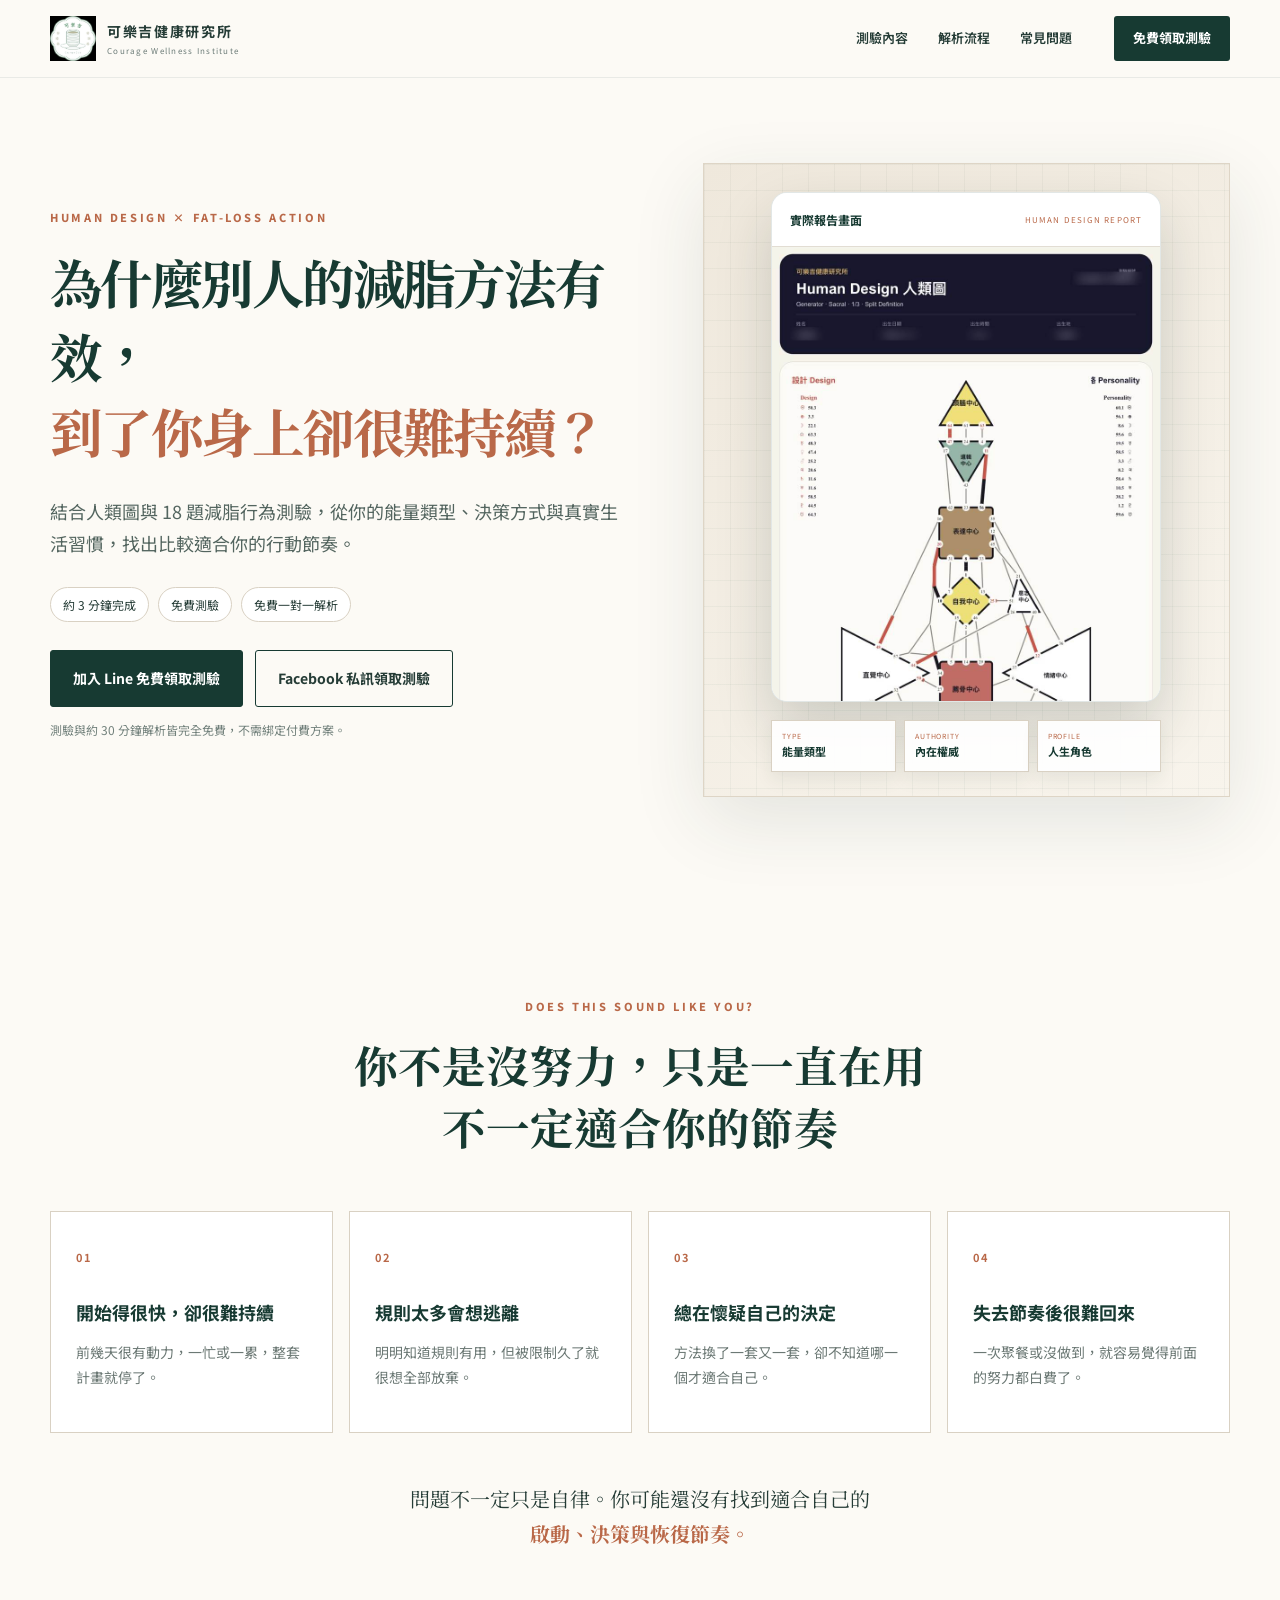
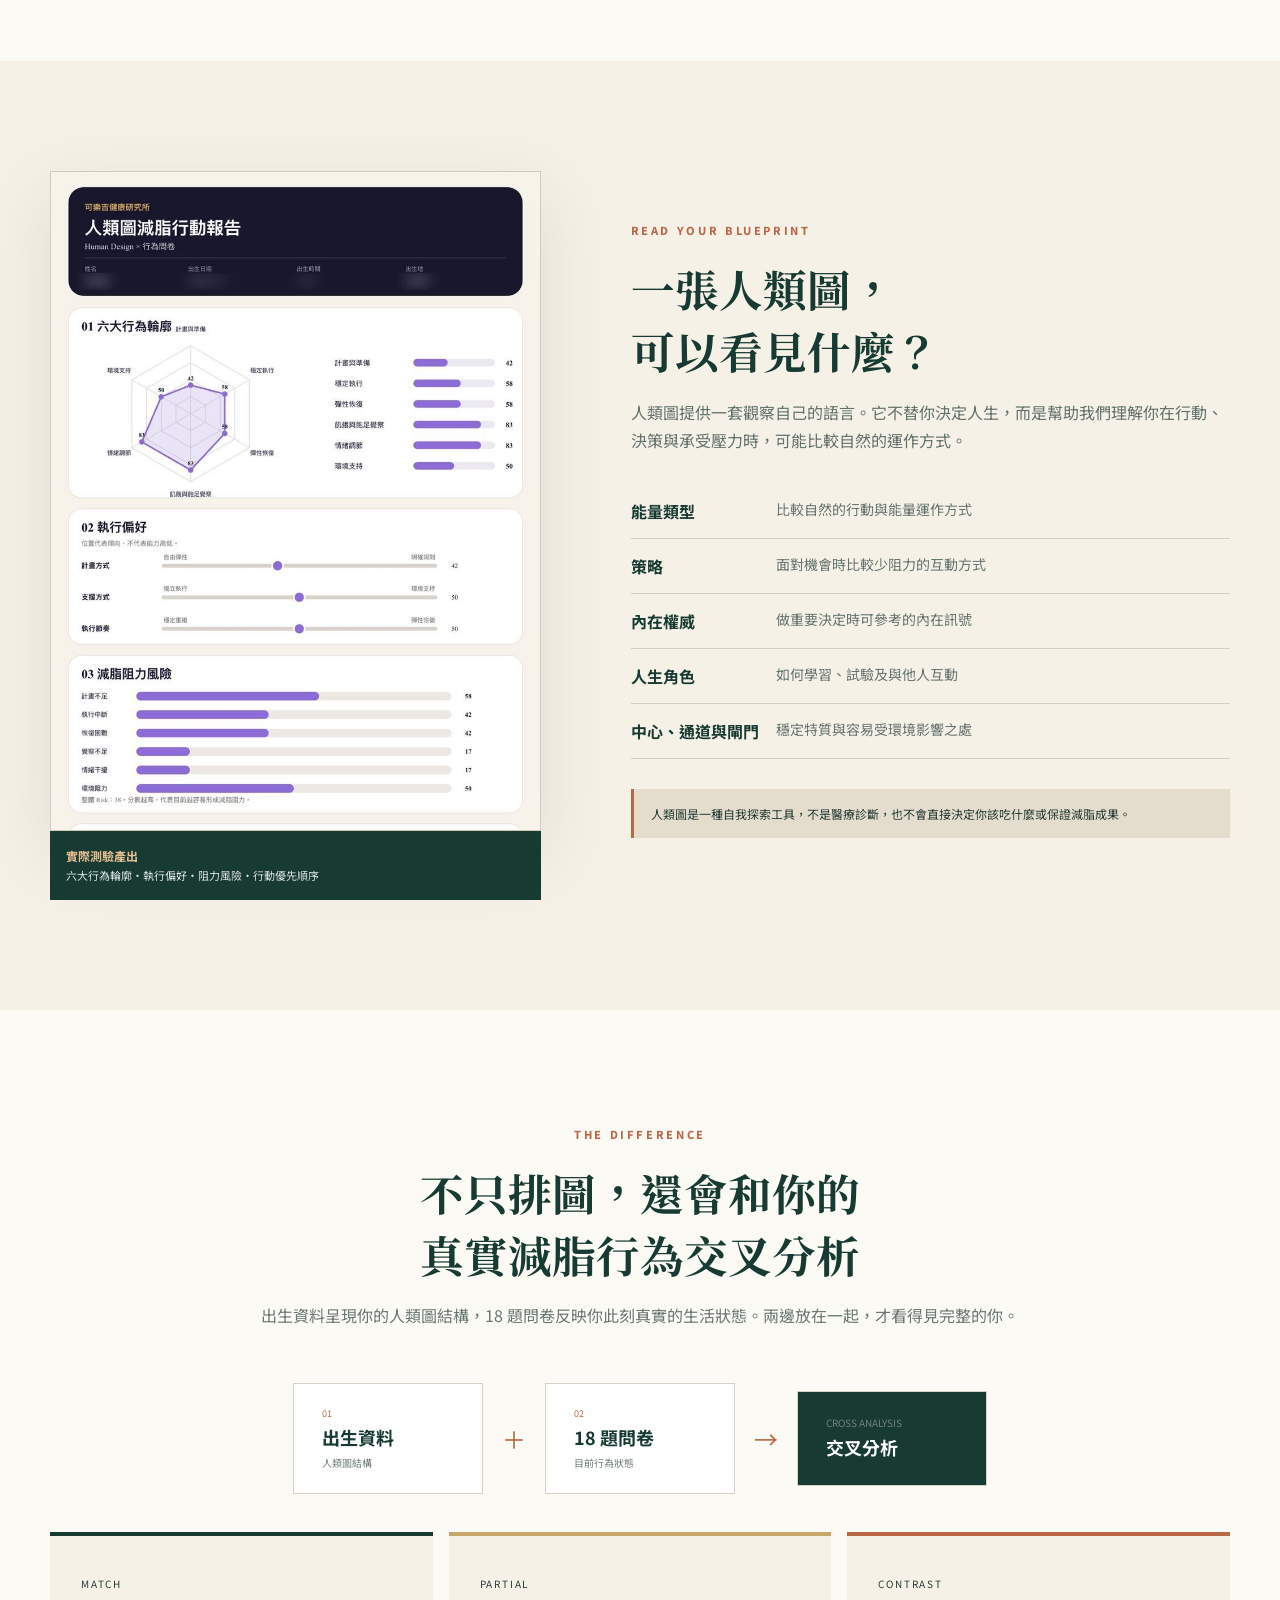
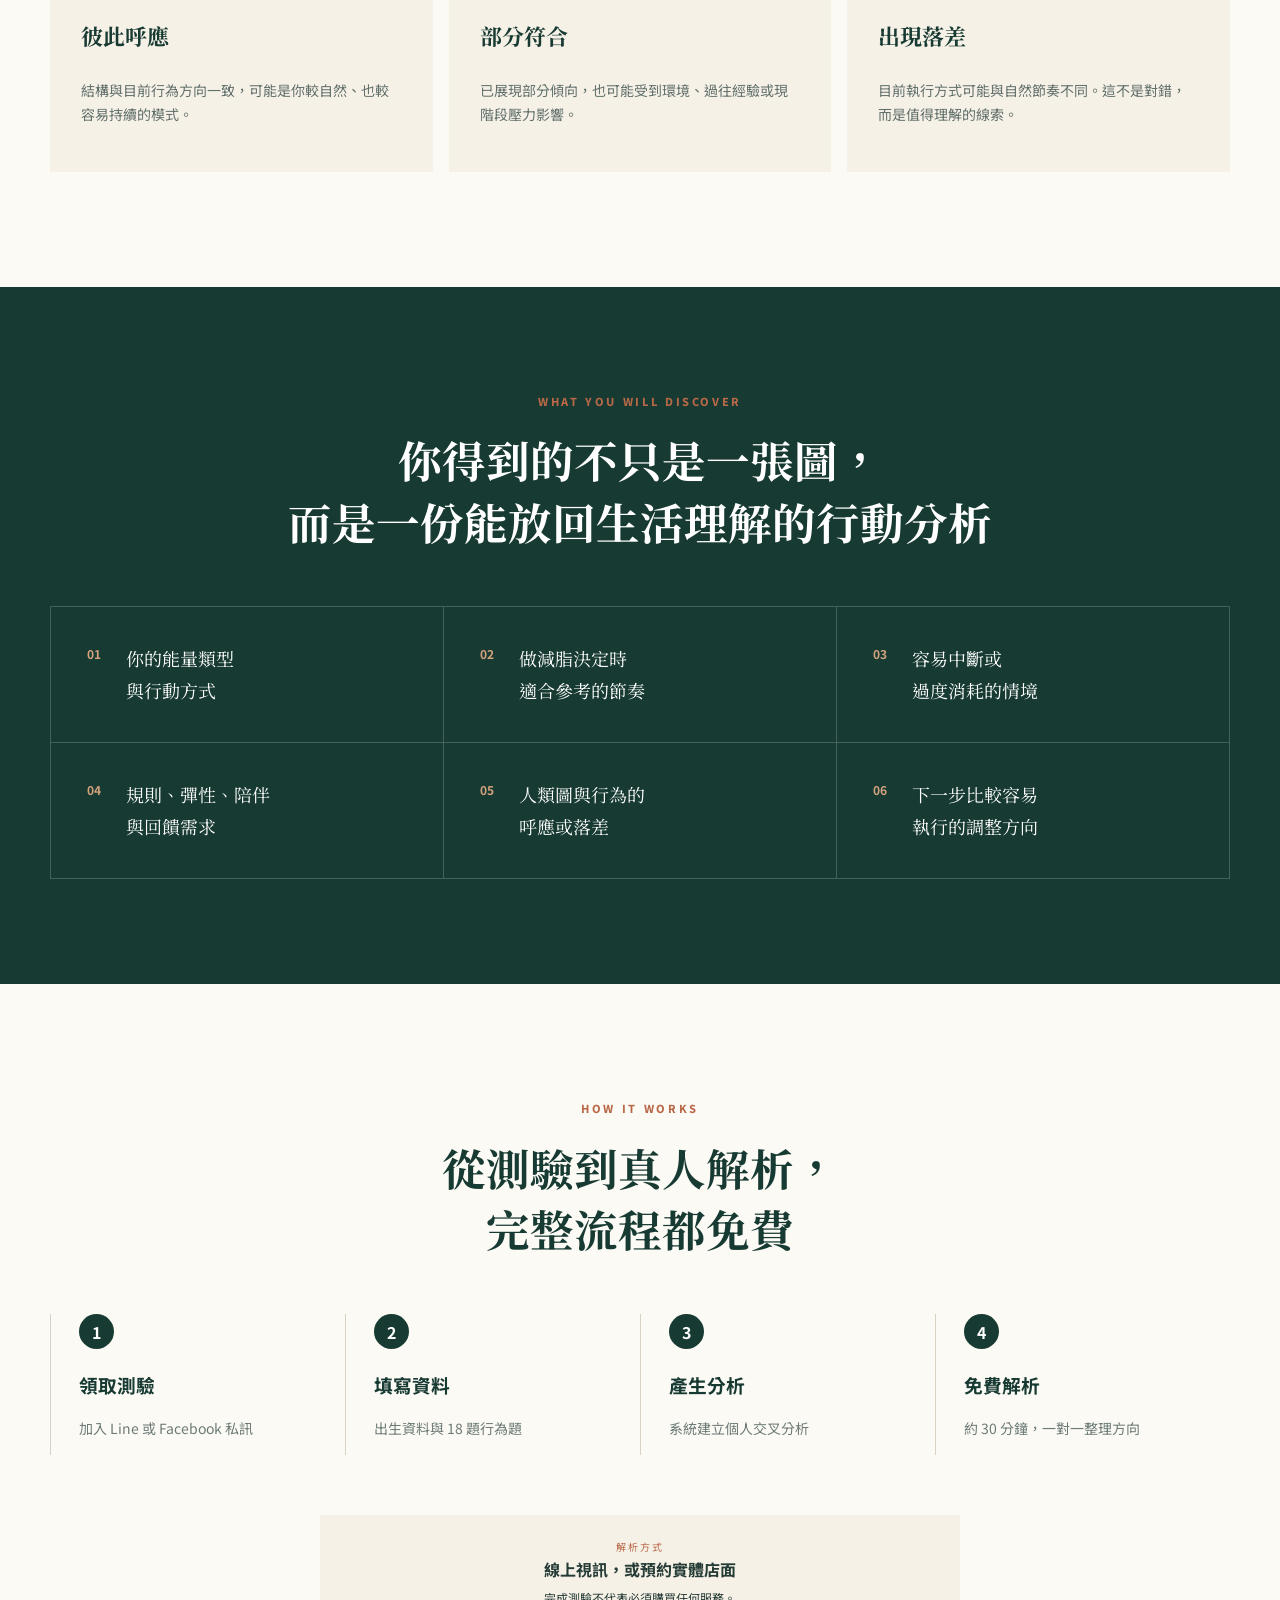
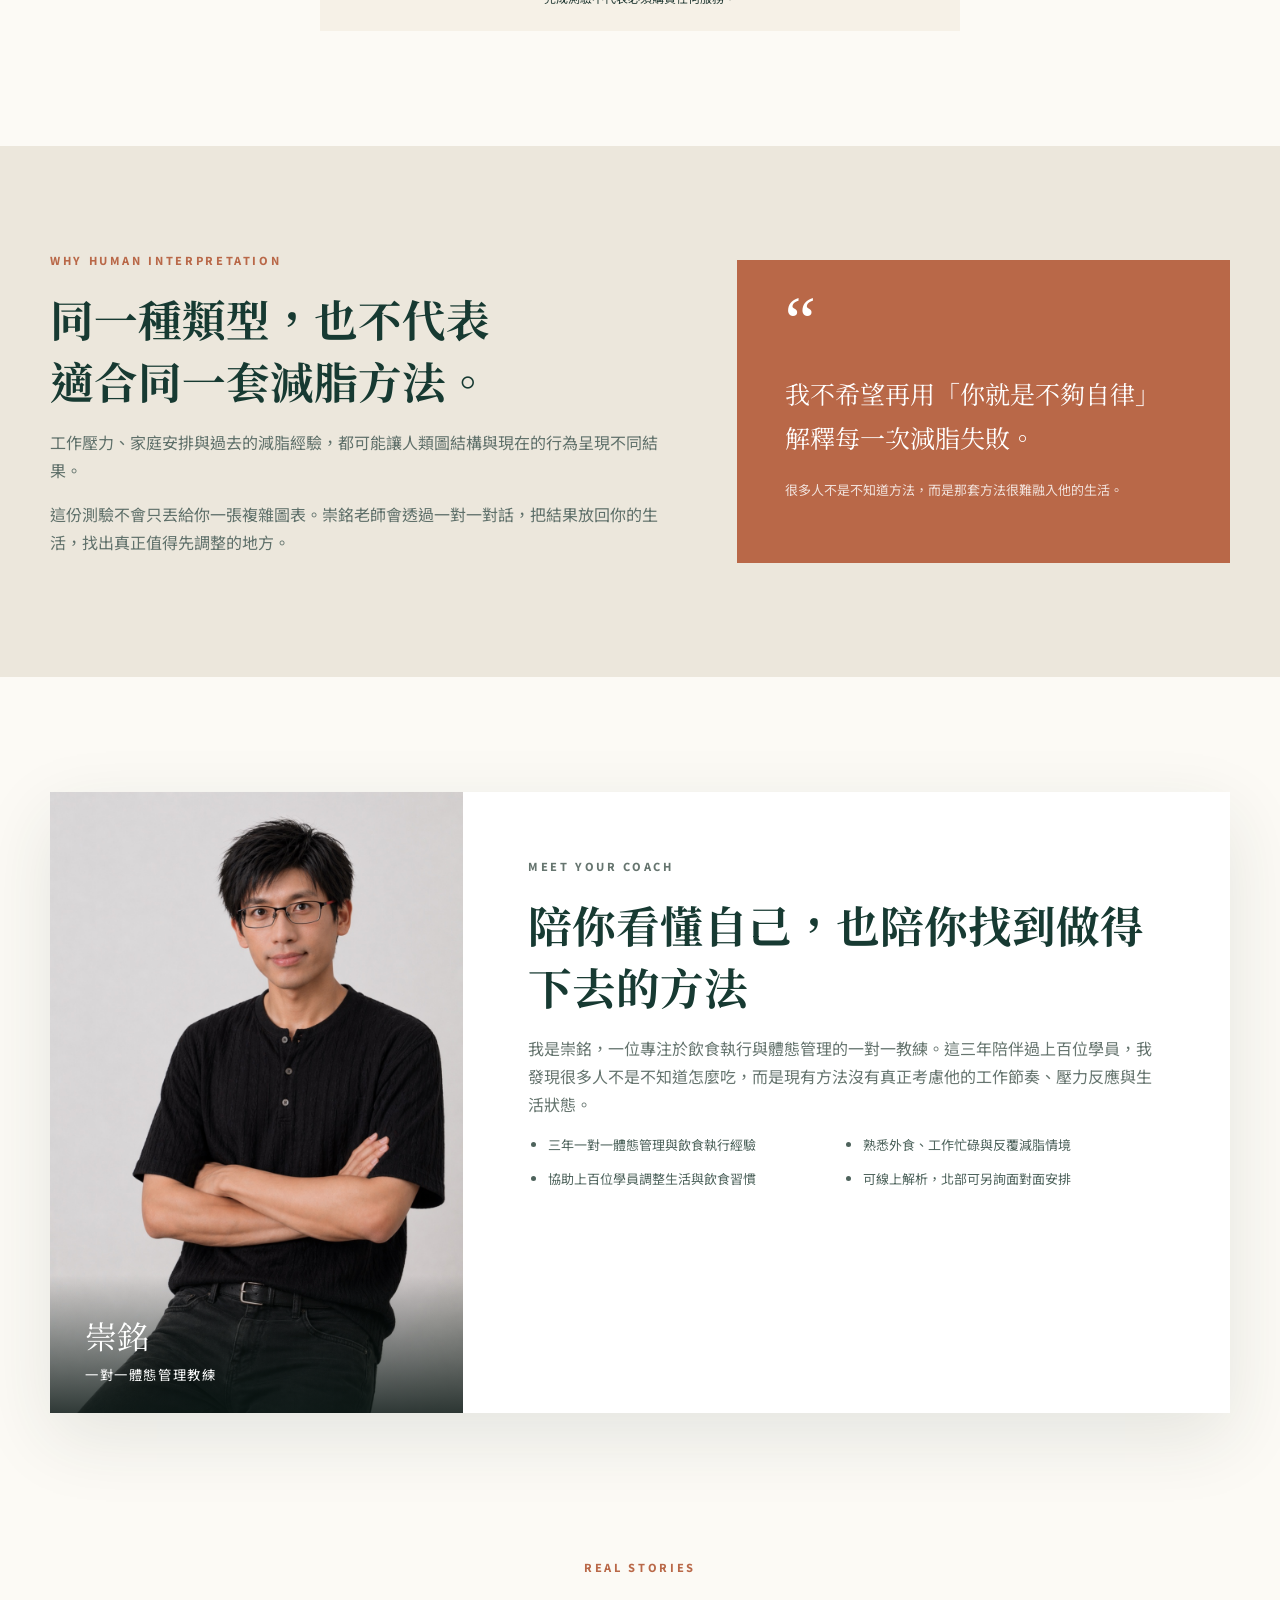
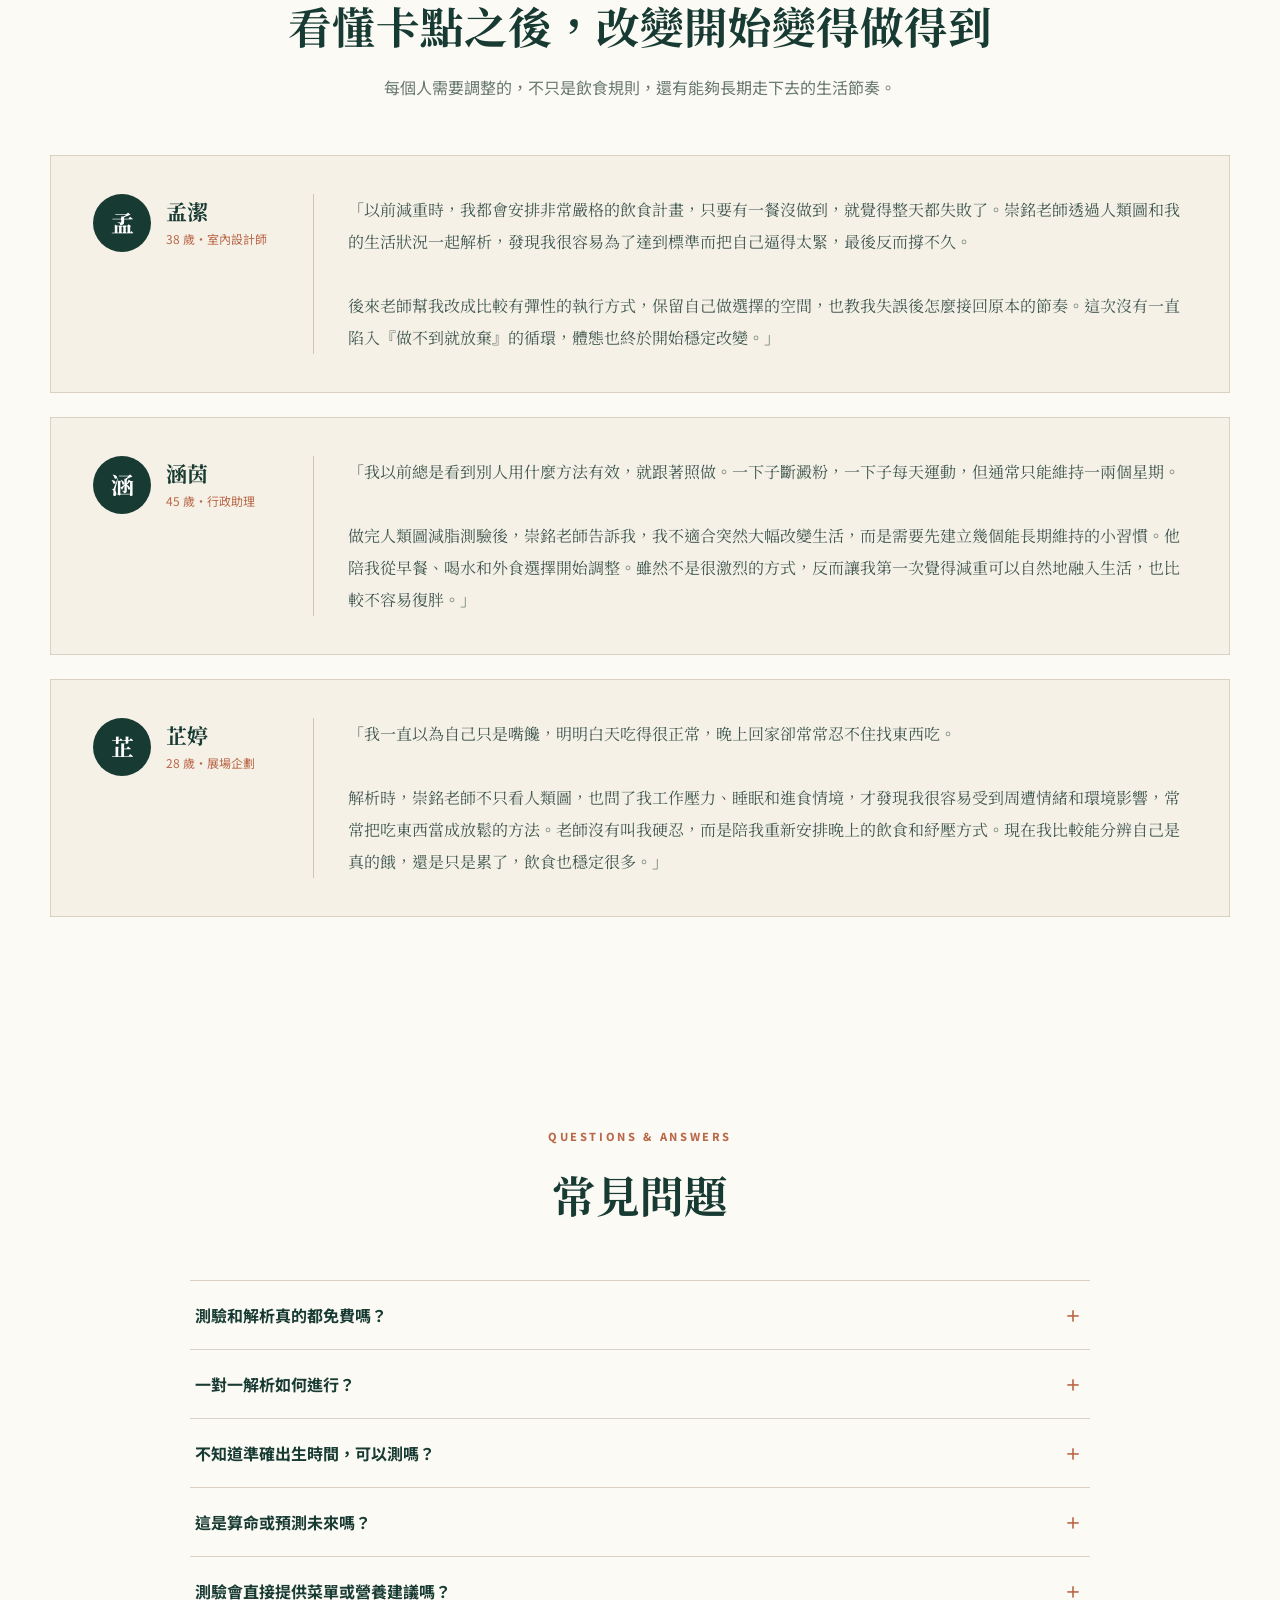
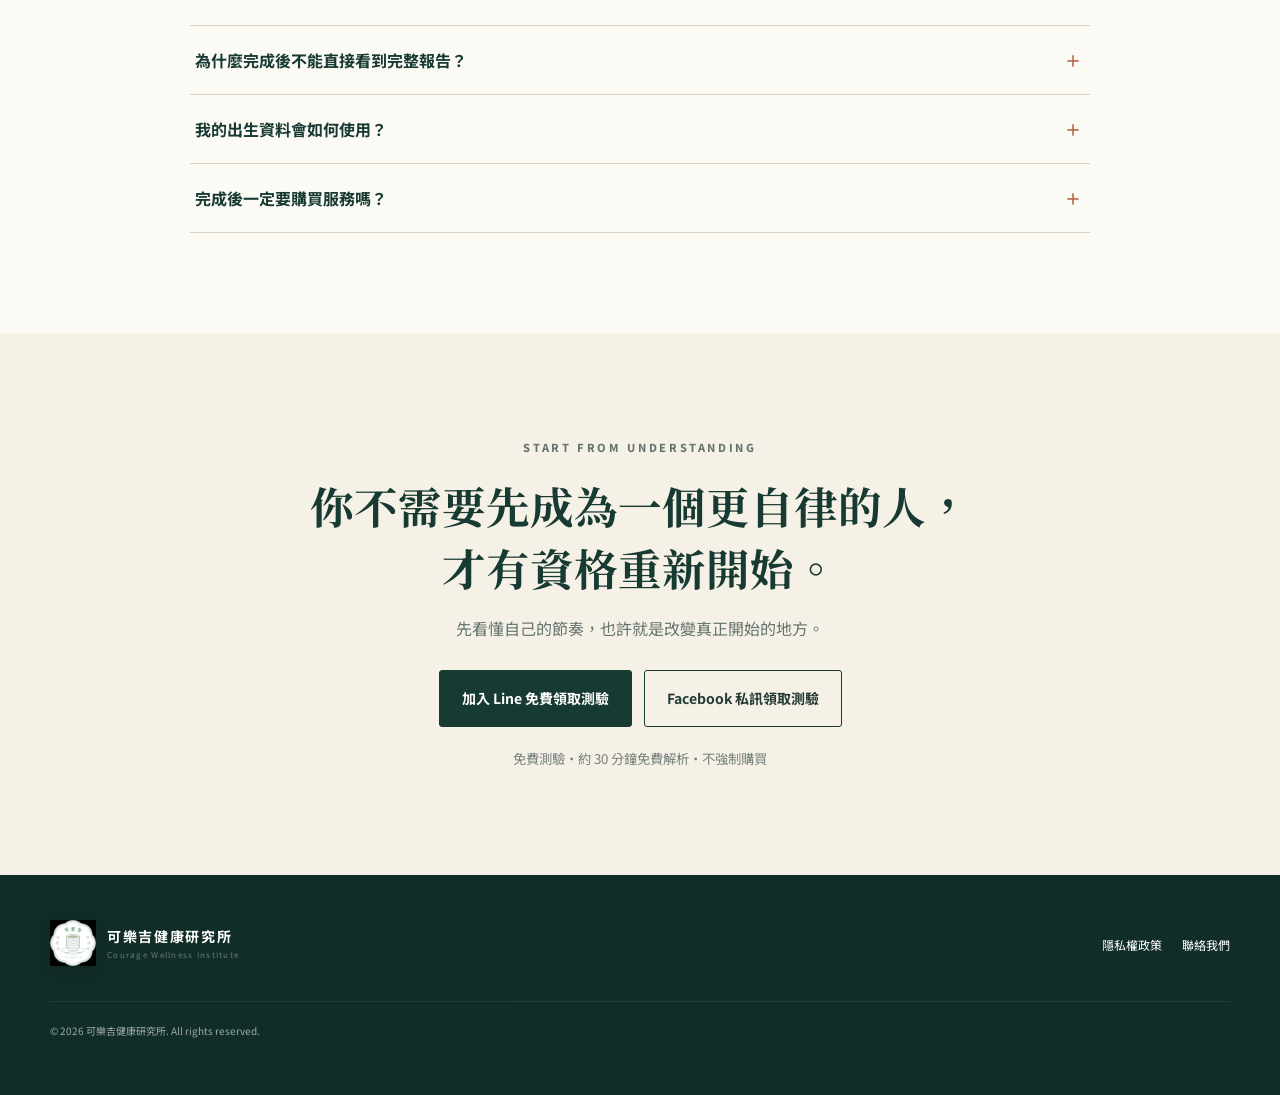
<file: index.html>
<!doctype html>
<html lang="zh-Hant">
<head>
  <meta charset="utf-8">
  <meta name="viewport" content="width=device-width, initial-scale=1">
  <meta name="description" content="結合人類圖與 18 題減脂行為測驗，免費找出更適合你的行動、決策與恢復節奏，並由崇銘老師提供約 30 分鐘一對一解析。">
  <title>免費人類圖減脂行動測驗｜可樂吉健康研究所</title>
  <link rel="preconnect" href="https://fonts.googleapis.com">
  <link rel="preconnect" href="https://fonts.gstatic.com" crossorigin>
  <link href="https://fonts.googleapis.com/css2?family=Noto+Sans+TC:wght@400;500;600;700;800&family=Noto+Serif+TC:wght@600;700&display=swap" rel="stylesheet">
  <link rel="stylesheet" href="styles.css">
  <!-- Meta Pixel Code: initialized once; CTA events are handled in script.js -->
  <script>
    !function(f,b,e,v,n,t,s){if(f.fbq)return;n=f.fbq=function(){n.callMethod?
    n.callMethod.apply(n,arguments):n.queue.push(arguments)};if(!f._fbq)f._fbq=n;
    n.push=n;n.loaded=!0;n.version='2.0';n.queue=[];t=b.createElement(e);t.async=!0;
    t.src=v;s=b.getElementsByTagName(e)[0];s.parentNode.insertBefore(t,s)}
    (window,document,'script','https://connect.facebook.net/en_US/fbevents.js');
    fbq('init','30882275768084804');fbq('track','PageView');
  </script>
</head>
<body>
  <noscript><img height="1" width="1" style="display:none" alt="" src="https://www.facebook.com/tr?id=30882275768084804&ev=PageView&noscript=1"></noscript>
  <header class="site-header">
    <a class="brand" href="#top" aria-label="回到首頁">
      <img class="brand-logo" src="assets/courage-logo.svg" alt="可樂吉健康研究所 Logo"><span><b>可樂吉健康研究所</b><small>Courage Wellness Institute</small></span>
    </a>
    <nav aria-label="主要導覽"><a href="#about">測驗內容</a><a href="#process">解析流程</a><a href="#faq">常見問題</a></nav>
    <a class="mini-cta track-lead" href="https://line.me/R/ti/p/%40572gyirr" target="_blank" rel="noopener" data-channel="line-header">免費領取測驗</a>
  </header>

  <main id="top">
    <section class="hero section-shell">
      <div class="hero-copy reveal">
        <p class="eyebrow">HUMAN DESIGN × FAT-LOSS ACTION</p>
        <h1>為什麼別人的減脂方法有效，<em>到了你身上卻很難持續？</em></h1>
        <p class="lead">結合人類圖與 18 題減脂行為測驗，從你的能量類型、決策方式與真實生活習慣，找出比較適合你的行動節奏。</p>
        <div class="chips"><span>約 3 分鐘完成</span><span>免費測驗</span><span>免費一對一解析</span></div>
        <div class="cta-row">
          <a class="button primary track-lead" href="https://line.me/R/ti/p/%40572gyirr" target="_blank" rel="noopener" data-channel="line-hero">加入 Line 免費領取測驗</a>
          <a class="button secondary track-lead" href="https://www.facebook.com/couragewellnessinstitute" target="_blank" rel="noopener" data-channel="facebook-hero">Facebook 私訊領取測驗</a>
        </div>
        <p class="fine">測驗與約 30 分鐘解析皆完全免費，不需綁定付費方案。</p>
      </div>
      <div class="report-hero reveal" aria-label="實際測驗產出的人類圖報告">
        <div class="report-window">
          <div class="report-window-head"><span>實際報告畫面</span><small>HUMAN DESIGN REPORT</small></div>
          <img src="assets/human-design-report-public.jpeg" alt="人類圖減脂行動測驗實際產出的人類圖報告" width="864" height="1536">
        </div>
        <div class="report-key" aria-label="人類圖報告重點">
          <span><small>TYPE</small><b>能量類型</b></span>
          <span><small>AUTHORITY</small><b>內在權威</b></span>
          <span><small>PROFILE</small><b>人生角色</b></span>
        </div>
      </div>
    </section>

    <section class="pain section-shell">
      <div class="section-heading reveal"><p class="eyebrow">DOES THIS SOUND LIKE YOU?</p><h2>你不是沒努力，只是一直在用<br>不一定適合你的節奏</h2></div>
      <div class="card-grid four">
        <article class="pain-card reveal"><b>01</b><h3>開始得很快，卻很難持續</h3><p>前幾天很有動力，一忙或一累，整套計畫就停了。</p></article>
        <article class="pain-card reveal"><b>02</b><h3>規則太多會想逃離</h3><p>明明知道規則有用，但被限制久了就很想全部放棄。</p></article>
        <article class="pain-card reveal"><b>03</b><h3>總在懷疑自己的決定</h3><p>方法換了一套又一套，卻不知道哪一個才適合自己。</p></article>
        <article class="pain-card reveal"><b>04</b><h3>失去節奏後很難回來</h3><p>一次聚餐或沒做到，就容易覺得前面的努力都白費了。</p></article>
      </div>
      <p class="center-note reveal">問題不一定只是自律。你可能還沒有找到適合自己的<br><strong>啟動、決策與恢復節奏。</strong></p>
    </section>

    <section id="about" class="about-section">
      <div class="section-shell split">
        <figure class="actual-report-card reveal">
          <div class="actual-report-frame">
            <img src="assets/behavior-report-public.jpeg" alt="六大行為輪廓、執行偏好、減脂阻力風險與行動優先順序的實際報告畫面" width="864" height="1536" loading="lazy">
          </div>
          <figcaption><b>實際測驗產出</b><span>六大行為輪廓・執行偏好・阻力風險・行動優先順序</span></figcaption>
        </figure>
        <div class="about-copy reveal"><p class="eyebrow">READ YOUR BLUEPRINT</p><h2>一張人類圖，<br>可以看見什麼？</h2><p>人類圖提供一套觀察自己的語言。它不替你決定人生，而是幫助我們理解你在行動、決策與承受壓力時，可能比較自然的運作方式。</p>
          <ul class="feature-list"><li><b>能量類型</b><span>比較自然的行動與能量運作方式</span></li><li><b>策略</b><span>面對機會時比較少阻力的互動方式</span></li><li><b>內在權威</b><span>做重要決定時可參考的內在訊號</span></li><li><b>人生角色</b><span>如何學習、試驗及與他人互動</span></li><li><b>中心、通道與閘門</b><span>穩定特質與容易受環境影響之處</span></li></ul>
          <p class="disclaimer">人類圖是一種自我探索工具，不是醫療診斷，也不會直接決定你該吃什麼或保證減脂成果。</p>
        </div>
      </div>
    </section>

    <section class="cross section-shell">
      <div class="section-heading reveal"><p class="eyebrow">THE DIFFERENCE</p><h2>不只排圖，還會和你的<br>真實減脂行為交叉分析</h2><p>出生資料呈現你的人類圖結構，18 題問卷反映你此刻真實的生活狀態。兩邊放在一起，才看得見完整的你。</p></div>
      <div class="cross-flow reveal"><div class="source"><span>01</span><b>出生資料</b><small>人類圖結構</small></div><div class="plus">＋</div><div class="source"><span>02</span><b>18 題問卷</b><small>目前行為狀態</small></div><div class="arrow">→</div><div class="result"><small>CROSS ANALYSIS</small><b>交叉分析</b></div></div>
      <div class="card-grid three"><article class="analysis-card match reveal"><span>MATCH</span><h3>彼此呼應</h3><p>結構與目前行為方向一致，可能是你較自然、也較容易持續的模式。</p></article><article class="analysis-card partial reveal"><span>PARTIAL</span><h3>部分符合</h3><p>已展現部分傾向，也可能受到環境、過往經驗或現階段壓力影響。</p></article><article class="analysis-card contrast reveal"><span>CONTRAST</span><h3>出現落差</h3><p>目前執行方式可能與自然節奏不同。這不是對錯，而是值得理解的線索。</p></article></div>
    </section>

    <section class="gain-section"><div class="section-shell"><div class="section-heading light reveal"><p class="eyebrow">WHAT YOU WILL DISCOVER</p><h2>你得到的不只是一張圖，<br>而是一份能放回生活理解的行動分析</h2></div><div class="gain-grid"><div><b>01</b><span>你的能量類型<br>與行動方式</span></div><div><b>02</b><span>做減脂決定時<br>適合參考的節奏</span></div><div><b>03</b><span>容易中斷或<br>過度消耗的情境</span></div><div><b>04</b><span>規則、彈性、陪伴<br>與回饋需求</span></div><div><b>05</b><span>人類圖與行為的<br>呼應或落差</span></div><div><b>06</b><span>下一步比較容易<br>執行的調整方向</span></div></div></div></section>

    <section id="process" class="process section-shell"><div class="section-heading reveal"><p class="eyebrow">HOW IT WORKS</p><h2>從測驗到真人解析，<br>完整流程都免費</h2></div><ol class="timeline"><li class="reveal"><b>1</b><h3>領取測驗</h3><p>加入 Line 或 Facebook 私訊</p></li><li class="reveal"><b>2</b><h3>填寫資料</h3><p>出生資料與 18 題行為題</p></li><li class="reveal"><b>3</b><h3>產生分析</h3><p>系統建立個人交叉分析</p></li><li class="reveal"><b>4</b><h3>免費解析</h3><p>約 30 分鐘，一對一整理方向</p></li></ol><div class="process-note reveal"><span>解析方式</span><b>線上視訊，或預約實體店面</b><p>完成測驗不代表必須購買任何服務。</p></div></section>

    <section class="human-section"><div class="section-shell human-grid"><div class="human-copy reveal"><p class="eyebrow">WHY HUMAN INTERPRETATION</p><h2>同一種類型，也不代表<br>適合同一套減脂方法。</h2><p>工作壓力、家庭安排與過去的減脂經驗，都可能讓人類圖結構與現在的行為呈現不同結果。</p><p>這份測驗不會只丟給你一張複雜圖表。崇銘老師會透過一對一對話，把結果放回你的生活，找出真正值得先調整的地方。</p></div><div class="quote-card reveal"><span>“</span><blockquote>我不希望再用「你就是不夠自律」解釋每一次減脂失敗。</blockquote><p>很多人不是不知道方法，而是那套方法很難融入他的生活。</p></div></div></section>

    <section class="coach section-shell"><div class="coach-card reveal"><div class="coach-portrait"><img src="assets/coach-chungming.svg" alt="可樂吉健康研究所崇銘老師" width="1022" height="1536" loading="lazy"><div class="coach-caption"><span>崇銘</span><small>一對一體態管理教練</small></div></div><div class="coach-copy"><p class="eyebrow">MEET YOUR COACH</p><h2>陪你看懂自己，也陪你找到做得下去的方法</h2><p>我是崇銘，一位專注於飲食執行與體態管理的一對一教練。這三年陪伴過上百位學員，我發現很多人不是不知道怎麼吃，而是現有方法沒有真正考慮他的工作節奏、壓力反應與生活狀態。</p><ul><li>三年一對一體態管理與飲食執行經驗</li><li>協助上百位學員調整生活與飲食習慣</li><li>熟悉外食、工作忙碌與反覆減脂情境</li><li>可線上解析，北部可另詢面對面安排</li></ul></div></div></section>

    <section class="testimonials section-shell">
      <div class="section-heading reveal"><p class="eyebrow">REAL STORIES</p><h2>看懂卡點之後，改變開始變得做得到</h2><p>每個人需要調整的，不只是飲食規則，還有能夠長期走下去的生活節奏。</p></div>
      <div class="testimonial-list">
        <article class="story-card reveal">
          <header><span class="story-initial">孟</span><div><h3>孟潔</h3><p>38 歲・室內設計師</p></div></header>
          <blockquote>「以前減重時，我都會安排非常嚴格的飲食計畫，只要有一餐沒做到，就覺得整天都失敗了。崇銘老師透過人類圖和我的生活狀況一起解析，發現我很容易為了達到標準而把自己逼得太緊，最後反而撐不久。<br><br>後來老師幫我改成比較有彈性的執行方式，保留自己做選擇的空間，也教我失誤後怎麼接回原本的節奏。這次沒有一直陷入『做不到就放棄』的循環，體態也終於開始穩定改變。」</blockquote>
        </article>
        <article class="story-card reveal">
          <header><span class="story-initial">涵</span><div><h3>涵茵</h3><p>45 歲・行政助理</p></div></header>
          <blockquote>「我以前總是看到別人用什麼方法有效，就跟著照做。一下子斷澱粉，一下子每天運動，但通常只能維持一兩個星期。<br><br>做完人類圖減脂測驗後，崇銘老師告訴我，我不適合突然大幅改變生活，而是需要先建立幾個能長期維持的小習慣。他陪我從早餐、喝水和外食選擇開始調整。雖然不是很激烈的方式，反而讓我第一次覺得減重可以自然地融入生活，也比較不容易復胖。」</blockquote>
        </article>
        <article class="story-card reveal">
          <header><span class="story-initial">芷</span><div><h3>芷婷</h3><p>28 歲・展場企劃</p></div></header>
          <blockquote>「我一直以為自己只是嘴饞，明明白天吃得很正常，晚上回家卻常常忍不住找東西吃。<br><br>解析時，崇銘老師不只看人類圖，也問了我工作壓力、睡眠和進食情境，才發現我很容易受到周遭情緒和環境影響，常常把吃東西當成放鬆的方法。老師沒有叫我硬忍，而是陪我重新安排晚上的飲食和紓壓方式。現在我比較能分辨自己是真的餓，還是只是累了，飲食也穩定很多。」</blockquote>
        </article>
      </div>
    </section>

    <section id="faq" class="faq section-shell"><div class="section-heading reveal"><p class="eyebrow">QUESTIONS & ANSWERS</p><h2>常見問題</h2></div><div class="faq-list">
      <details><summary>測驗和解析真的都免費嗎？</summary><p>是。測驗與約 30 分鐘的一對一解析都免費，也不需要綁定或購買付費方案。</p></details>
      <details><summary>一對一解析如何進行？</summary><p>可選擇線上視訊，或預約實體店面。實際時間會在完成測驗後與崇銘老師確認。</p></details>
      <details><summary>不知道準確出生時間，可以測嗎？</summary><p>出生時間會影響人類圖計算。如果完全不知道或只有大概範圍，請先私訊告知，崇銘老師會說明可能的影響，再決定是否適合進行。</p></details>
      <details><summary>這是算命或預測未來嗎？</summary><p>不是。測驗將人類圖作為自我探索工具，協助理解行動與決策傾向，不預測未來，也不構成醫療或營養診斷。</p></details>
      <details><summary>測驗會直接提供菜單或營養建議嗎？</summary><p>測驗重點是行動模式與需求分析，不會單憑人類圖決定你該吃什麼。若需要飲食建議，仍須結合實際健康狀況與生活條件評估。</p></details>
      <details><summary>為什麼完成後不能直接看到完整報告？</summary><p>報告包含人類圖、行為問卷與交叉分析，單看圖表容易誤解。完整內容會由崇銘老師在解析時放回你的真實生活說明。</p></details>
      <details><summary>我的出生資料會如何使用？</summary><p>資料僅用於產生人類圖、行為分析、安排解析與必要聯繫。詳情請閱讀<a href="privacy.html">隱私權政策</a>。</p></details>
      <details><summary>完成後一定要購買服務嗎？</summary><p>不用。測驗與解析本身皆免費。只有當你主動希望得到進一步飲食執行指導與陪伴時，才會依需求說明可選擇的方式。</p></details>
    </div></section>

    <section class="final-cta"><div class="section-shell reveal"><p class="eyebrow">START FROM UNDERSTANDING</p><h2>你不需要先成為一個更自律的人，<br>才有資格重新開始。</h2><p>先看懂自己的節奏，也許就是改變真正開始的地方。</p><div class="cta-row centered"><a class="button primary track-lead" href="https://line.me/R/ti/p/%40572gyirr" target="_blank" rel="noopener" data-channel="line-final">加入 Line 免費領取測驗</a><a class="button secondary track-lead" href="https://www.facebook.com/couragewellnessinstitute" target="_blank" rel="noopener" data-channel="facebook-final">Facebook 私訊領取測驗</a></div><small>免費測驗・約 30 分鐘免費解析・不強制購買</small></div></section>
  </main>
  <footer><div class="section-shell"><div class="brand footer-brand"><img class="brand-logo" src="assets/courage-logo.svg" alt="可樂吉健康研究所 Logo"><span><b>可樂吉健康研究所</b><small>Courage Wellness Institute</small></span></div><div><a href="privacy.html">隱私權政策</a><a href="mailto:b9622024@gmail.com">聯絡我們</a></div><p>© 2026 可樂吉健康研究所. All rights reserved.</p></div></footer>
  <script src="script.js" defer></script>
</body>
</html>
</file>
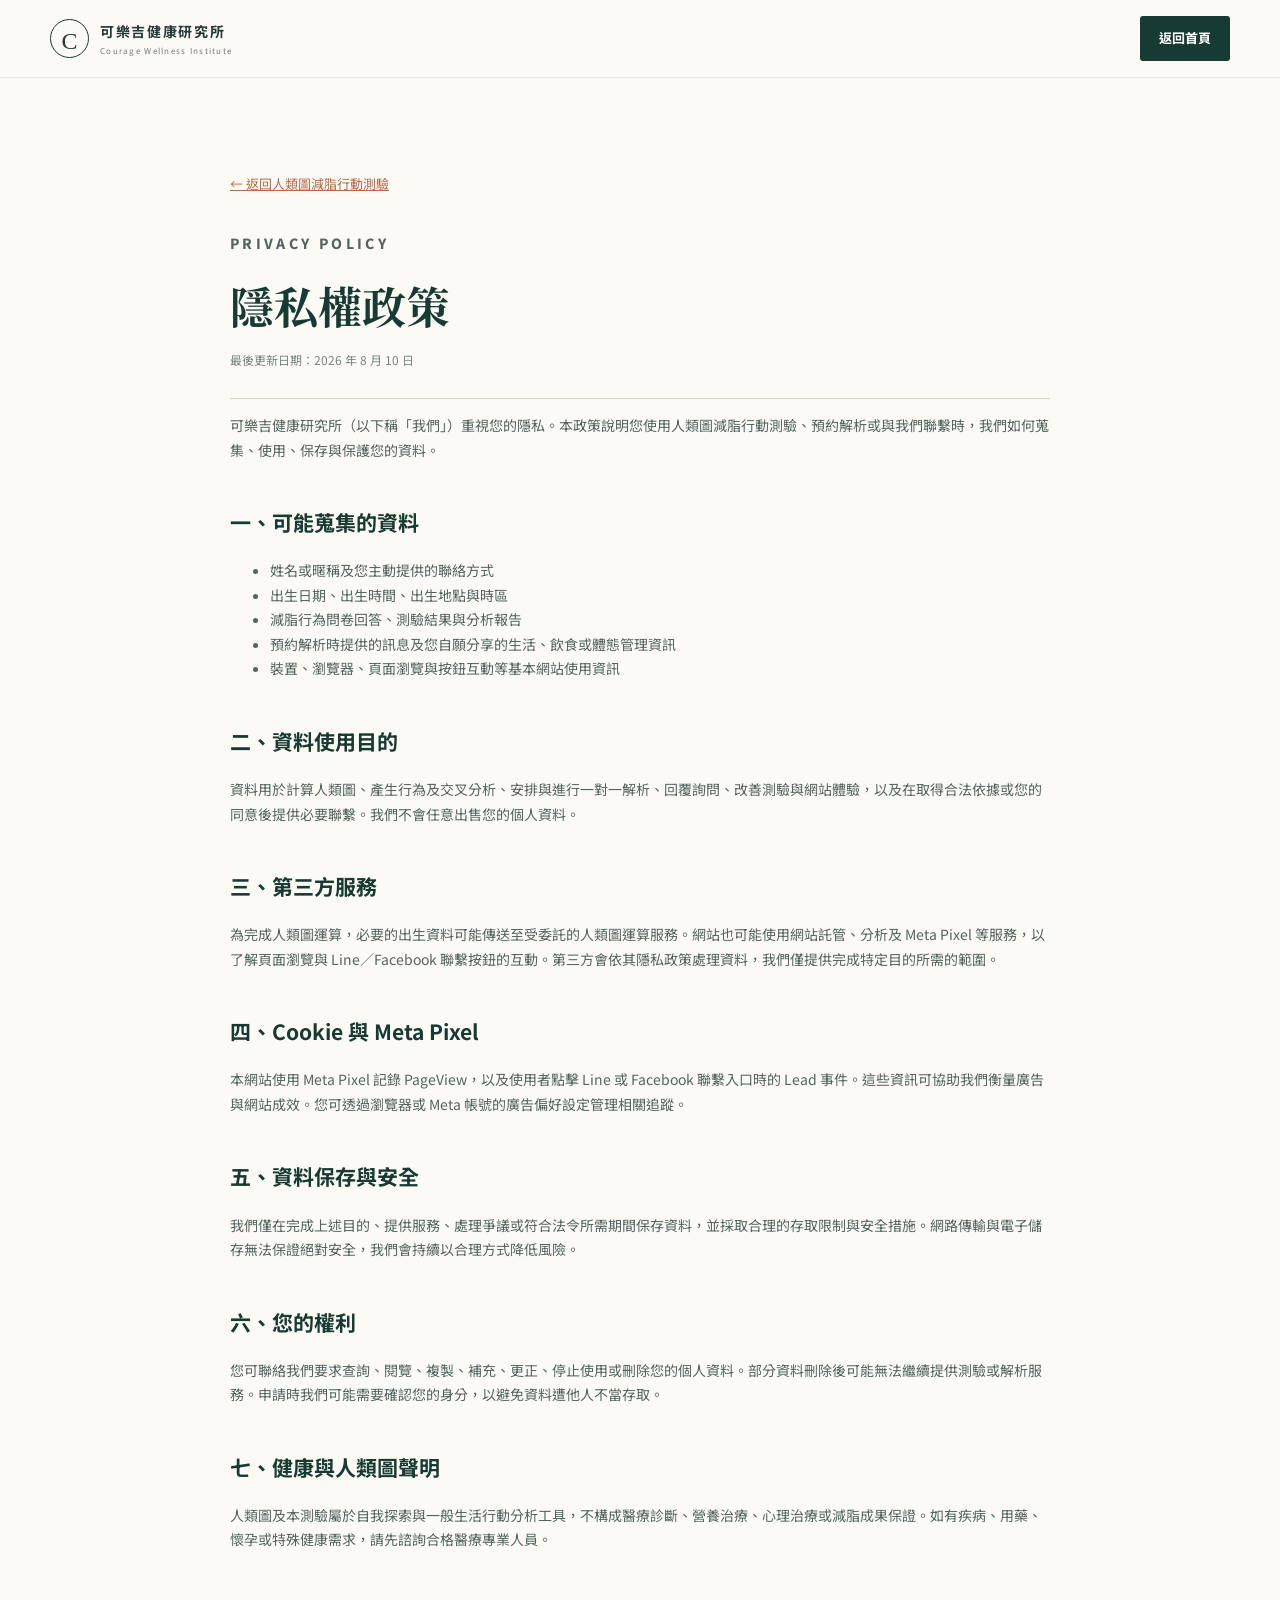
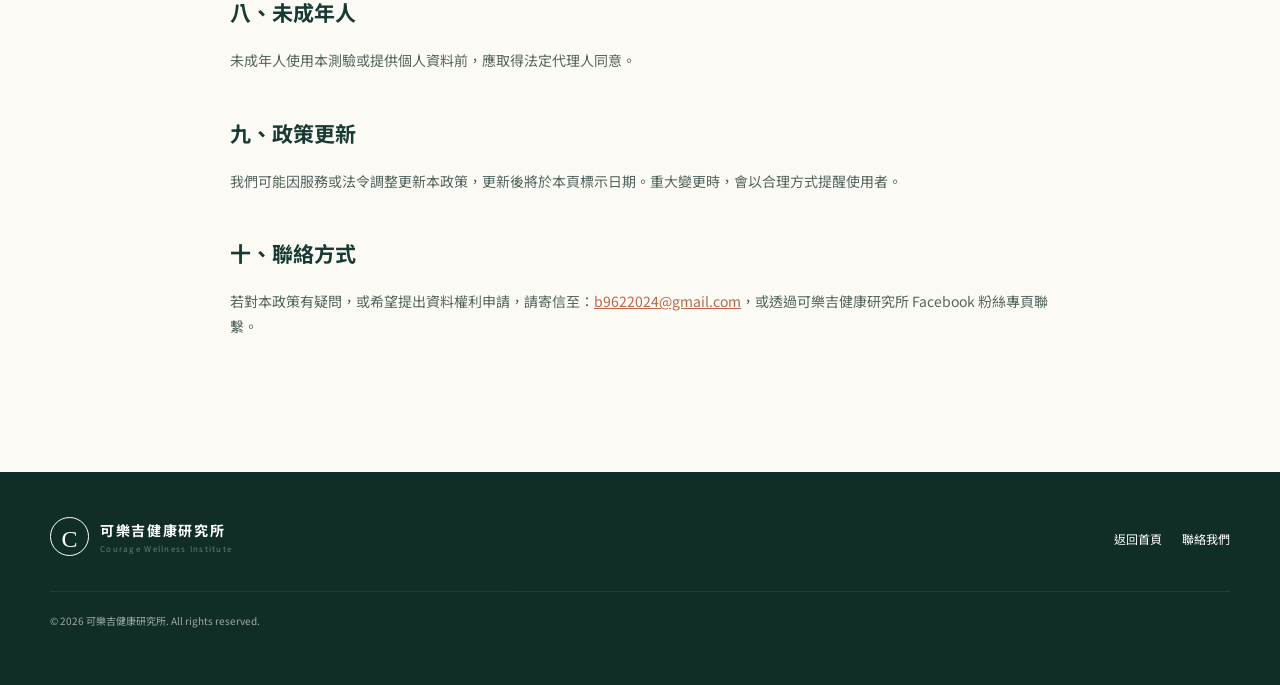
<file: privacy.html>
<!doctype html><html lang="zh-Hant"><head><meta charset="utf-8"><meta name="viewport" content="width=device-width,initial-scale=1"><meta name="robots" content="index,follow"><title>隱私權政策｜可樂吉健康研究所</title><link rel="preconnect" href="https://fonts.googleapis.com"><link rel="preconnect" href="https://fonts.gstatic.com" crossorigin><link href="https://fonts.googleapis.com/css2?family=Noto+Sans+TC:wght@400;500;700&family=Noto+Serif+TC:wght@700&display=swap" rel="stylesheet"><link rel="stylesheet" href="styles.css"><style>.policy{max-width:820px;padding:90px 0 120px}.policy h1{font:700 44px "Noto Serif TC";color:var(--ink);margin:0 0 12px}.policy .updated{font-size:12px;color:#78857f;border-bottom:1px solid var(--line);padding-bottom:28px}.policy h2{color:var(--ink);font-size:21px;margin-top:42px}.policy p,.policy li{font-size:14px;color:#53655f}.policy a{text-decoration:underline;color:var(--clay)}.back{display:inline-block;margin-bottom:35px;font-size:13px;color:var(--clay)}@media(max-width:600px){.policy{padding:55px 0 85px}.policy h1{font-size:34px}}</style></head><body><header class="site-header"><a class="brand" href="index.html"><span class="brand-mark">C</span><span><b>可樂吉健康研究所</b><small>Courage Wellness Institute</small></span></a><a class="mini-cta" href="index.html">返回首頁</a></header><main class="policy section-shell"><a class="back" href="index.html">← 返回人類圖減脂行動測驗</a><p class="eyebrow">PRIVACY POLICY</p><h1>隱私權政策</h1><p class="updated">最後更新日期：2026 年 8 月 10 日</p><p>可樂吉健康研究所（以下稱「我們」）重視您的隱私。本政策說明您使用人類圖減脂行動測驗、預約解析或與我們聯繫時，我們如何蒐集、使用、保存與保護您的資料。</p><h2>一、可能蒐集的資料</h2><ul><li>姓名或暱稱及您主動提供的聯絡方式</li><li>出生日期、出生時間、出生地點與時區</li><li>減脂行為問卷回答、測驗結果與分析報告</li><li>預約解析時提供的訊息及您自願分享的生活、飲食或體態管理資訊</li><li>裝置、瀏覽器、頁面瀏覽與按鈕互動等基本網站使用資訊</li></ul><h2>二、資料使用目的</h2><p>資料用於計算人類圖、產生行為及交叉分析、安排與進行一對一解析、回覆詢問、改善測驗與網站體驗，以及在取得合法依據或您的同意後提供必要聯繫。我們不會任意出售您的個人資料。</p><h2>三、第三方服務</h2><p>為完成人類圖運算，必要的出生資料可能傳送至受委託的人類圖運算服務。網站也可能使用網站託管、分析及 Meta Pixel 等服務，以了解頁面瀏覽與 Line／Facebook 聯繫按鈕的互動。第三方會依其隱私政策處理資料，我們僅提供完成特定目的所需的範圍。</p><h2>四、Cookie 與 Meta Pixel</h2><p>本網站使用 Meta Pixel 記錄 PageView，以及使用者點擊 Line 或 Facebook 聯繫入口時的 Lead 事件。這些資訊可協助我們衡量廣告與網站成效。您可透過瀏覽器或 Meta 帳號的廣告偏好設定管理相關追蹤。</p><h2>五、資料保存與安全</h2><p>我們僅在完成上述目的、提供服務、處理爭議或符合法令所需期間保存資料，並採取合理的存取限制與安全措施。網路傳輸與電子儲存無法保證絕對安全，我們會持續以合理方式降低風險。</p><h2>六、您的權利</h2><p>您可聯絡我們要求查詢、閱覽、複製、補充、更正、停止使用或刪除您的個人資料。部分資料刪除後可能無法繼續提供測驗或解析服務。申請時我們可能需要確認您的身分，以避免資料遭他人不當存取。</p><h2>七、健康與人類圖聲明</h2><p>人類圖及本測驗屬於自我探索與一般生活行動分析工具，不構成醫療診斷、營養治療、心理治療或減脂成果保證。如有疾病、用藥、懷孕或特殊健康需求，請先諮詢合格醫療專業人員。</p><h2>八、未成年人</h2><p>未成年人使用本測驗或提供個人資料前，應取得法定代理人同意。</p><h2>九、政策更新</h2><p>我們可能因服務或法令調整更新本政策，更新後將於本頁標示日期。重大變更時，會以合理方式提醒使用者。</p><h2>十、聯絡方式</h2><p>若對本政策有疑問，或希望提出資料權利申請，請寄信至：<a href="mailto:b9622024@gmail.com">b9622024@gmail.com</a>，或透過可樂吉健康研究所 Facebook 粉絲專頁聯繫。</p></main><footer><div class="section-shell"><div class="brand footer-brand"><span class="brand-mark">C</span><span><b>可樂吉健康研究所</b><small>Courage Wellness Institute</small></span></div><div><a href="index.html">返回首頁</a><a href="mailto:b9622024@gmail.com">聯絡我們</a></div><p>© 2026 可樂吉健康研究所. All rights reserved.</p></div></footer></body></html>
</file>
<file: styles.css>
:root{--ink:#173a32;--ink2:#284c43;--paper:#f6f1e7;--cream:#fcfaf5;--clay:#b96848;--gold:#c7a86a;--blue:#76929a;--line:#d9d1c3;--white:#fff;--shadow:0 24px 70px rgba(32,55,47,.11)}*{box-sizing:border-box}html{scroll-behavior:smooth}body{margin:0;color:#253c36;background:var(--cream);font-family:"Noto Sans TC",sans-serif;line-height:1.75}a{color:inherit;text-decoration:none}.section-shell{width:min(1180px,calc(100% - 48px));margin:auto}.site-header{height:78px;padding:0 max(24px,calc((100% - 1180px)/2));display:flex;align-items:center;gap:42px;position:sticky;top:0;z-index:20;background:rgba(252,250,245,.9);backdrop-filter:blur(15px);border-bottom:1px solid rgba(23,58,50,.08)}.brand{display:flex;align-items:center;gap:11px;margin-right:auto}.brand-mark{width:39px;height:39px;border:1px solid var(--ink);display:grid;place-items:center;border-radius:50%;font-family:serif;font-size:24px}.brand b,.brand small{display:block}.brand b{font-size:14px;letter-spacing:.12em}.brand small{font-size:8px;letter-spacing:.16em;color:#6b7b76}.site-header nav{display:flex;gap:30px;font-size:13px;font-weight:600}.site-header nav a:hover{color:var(--clay)}.mini-cta{background:var(--ink);color:white;padding:11px 19px;border-radius:3px;font-size:13px;font-weight:700}.hero{min-height:720px;padding:85px 0 90px;display:grid;grid-template-columns:1.05fr .95fr;gap:70px;align-items:center}.eyebrow{font-size:11px;letter-spacing:.24em;font-weight:800;color:var(--clay);margin:0 0 18px}.hero h1,.section-heading h2,.about-copy h2,.human-copy h2,.coach-copy h2,.final-cta h2{font-family:"Noto Serif TC",serif;line-height:1.42;color:var(--ink);margin:0}.hero h1{font-size:clamp(38px,4.1vw,59px);letter-spacing:-.03em}.hero h1 em{display:block;color:var(--clay);font-style:normal}.lead{font-size:18px;max-width:630px;margin:28px 0;color:#53655f}.chips{display:flex;gap:9px;flex-wrap:wrap;margin:24px 0}.chips span{border:1px solid var(--line);padding:6px 12px;border-radius:50px;font-size:12px;background:white}.cta-row{display:flex;gap:12px;margin-top:28px;flex-wrap:wrap}.button{padding:15px 22px;border:1px solid var(--ink);font-weight:700;font-size:14px;border-radius:3px;display:inline-flex;justify-content:center;transition:.2s}.button:hover{transform:translateY(-2px);box-shadow:0 8px 25px rgba(23,58,50,.15)}.button.primary{color:white;background:var(--ink)}.button.secondary{background:transparent}.fine{font-size:12px;color:#71807b}.blueprint{height:545px;background:var(--paper);border:1px solid #ded5c6;position:relative;box-shadow:var(--shadow);overflow:hidden}.blueprint:before{content:"";position:absolute;inset:0;background-image:linear-gradient(rgba(23,58,50,.045) 1px,transparent 1px),linear-gradient(90deg,rgba(23,58,50,.045) 1px,transparent 1px);background-size:24px 24px}.blueprint-label{position:absolute;top:20px;left:24px;right:24px;font-size:11px;font-weight:700;letter-spacing:.1em;border-bottom:1px solid var(--line);padding-bottom:12px}.blueprint-label span{float:right;color:var(--clay);font-size:9px}.bodygraph{position:absolute;width:220px;height:410px;left:50%;top:52%;transform:translate(-50%,-50%)}.bodygraph i{position:absolute;display:block;border:2px solid var(--ink);background:#eee5d5;z-index:2}.bodygraph .head{width:52px;height:45px;left:84px;top:8px;clip-path:polygon(50% 0,100% 100%,0 100%);background:#d4aa55}.bodygraph .ajna{width:52px;height:45px;left:84px;top:72px;clip-path:polygon(0 0,100% 0,50% 100%);background:#9b8275}.bodygraph .throat{width:50px;height:50px;left:85px;top:137px;background:#7d999a}.bodygraph .gcenter{width:51px;height:51px;left:85px;top:228px;transform:rotate(45deg);background:#c6ad70}.bodygraph .heart{width:32px;height:27px;left:136px;top:155px;clip-path:polygon(0 0,100% 40%,30% 100%);background:#b65f46}.bodygraph .spleen{width:54px;height:68px;left:26px;top:169px;clip-path:polygon(0 0,100% 50%,0 100%);background:#9d9a6d}.bodygraph .solar{width:54px;height:70px;right:25px;top:199px;clip-path:polygon(100% 0,0 50%,100% 100%);background:#d6905a}.bodygraph .sacral{width:52px;height:52px;left:84px;top:295px;background:#b86949}.bodygraph .root{width:62px;height:53px;left:79px;top:357px;clip-path:polygon(0 0,100% 0,50% 100%);background:#8f765e}.bodygraph svg{position:absolute;inset:0;width:100%;height:100%;z-index:1}.bodygraph path{fill:none;stroke:var(--ink);stroke-width:3}.float-card{position:absolute;background:rgba(255,255,255,.92);border:1px solid var(--line);padding:10px 13px;z-index:3;box-shadow:0 8px 24px rgba(31,57,49,.08)}.float-card small,.float-card b,.float-card span{display:block}.float-card small{font-size:8px;letter-spacing:.13em;color:var(--clay)}.float-card b{font-size:13px}.float-card span{font-size:10px;color:#78857f}.fc1{left:20px;top:100px}.fc2{right:18px;top:155px}.fc3{left:24px;bottom:77px}.analysis-strip{position:absolute;bottom:22px;right:22px;display:flex;gap:13px;align-items:end}.analysis-strip span{font-size:9px;display:grid;align-content:end;width:26px;height:var(--v);min-height:35px;max-height:70px;border-top:3px solid var(--clay);background:rgba(185,104,72,.12)}.pain{padding:110px 0}.section-heading{text-align:center;max-width:800px;margin:0 auto 54px}.section-heading h2,.about-copy h2,.human-copy h2,.coach-copy h2,.final-cta h2{font-size:clamp(30px,3.4vw,46px)}.section-heading>p:last-child{color:#697873;font-size:16px}.card-grid{display:grid;gap:16px}.card-grid.four{grid-template-columns:repeat(4,1fr)}.card-grid.three{grid-template-columns:repeat(3,1fr)}.pain-card{background:white;border:1px solid var(--line);padding:29px 25px;min-height:220px}.pain-card>b{font-size:11px;color:var(--clay);letter-spacing:.15em}.pain-card h3{font-size:18px;line-height:1.5;color:var(--ink);margin:30px 0 10px}.pain-card p{font-size:14px;color:#6c7975}.center-note{text-align:center;font-family:"Noto Serif TC",serif;font-size:20px;margin:48px auto 0}.center-note strong{color:var(--clay)}.about-section{background:var(--paper);padding:110px 0}.split{display:grid;grid-template-columns:.9fr 1.1fr;gap:90px;align-items:center}.diagram-panel{height:600px;background:#e9e2d5;border:1px solid #d4cab9;position:relative;overflow:hidden}.diagram-panel:before{content:"";position:absolute;inset:0;background:radial-gradient(circle at center,transparent 30%,rgba(23,58,50,.08));}.panel-kicker{position:absolute;top:22px;left:25px;font-size:10px;letter-spacing:.2em}.bodygraph.large{transform:translate(-50%,-50%) scale(1.18)}.annotation{position:absolute;font-size:9px;letter-spacing:.1em;background:var(--cream);padding:6px 9px;border-left:2px solid var(--clay)}.a1{top:135px;left:25px}.a2{top:245px;right:20px}.a3{bottom:105px;left:30px}.about-copy>p:not(.eyebrow):not(.disclaimer){color:#61716b}.feature-list{list-style:none;padding:0;margin:30px 0}.feature-list li{display:grid;grid-template-columns:145px 1fr;padding:13px 0;border-bottom:1px solid #d8cfc0}.feature-list b{color:var(--ink)}.feature-list span{font-size:14px;color:#64736e}.disclaimer{background:#e4dccd;padding:14px 17px;border-left:3px solid var(--clay);font-size:12px!important}.cross{padding:115px 0}.cross-flow{display:flex;align-items:center;justify-content:center;gap:19px;margin-bottom:38px}.source,.result{padding:22px 28px;border:1px solid var(--line);background:white;min-width:190px;display:grid}.source span{font-size:9px;color:var(--clay)}.source b,.result b{font-size:18px;color:var(--ink)}.source small,.result small{font-size:10px;color:#73807c}.result{background:var(--ink);color:white}.result b{color:white}.plus,.arrow{color:var(--clay);font-size:24px}.analysis-card{padding:31px;border-top:4px solid var(--ink);background:var(--paper)}.analysis-card span{font-size:10px;letter-spacing:.18em}.analysis-card h3{font-family:"Noto Serif TC";font-size:22px;color:var(--ink)}.analysis-card p{font-size:14px;color:#61706b}.partial{border-color:var(--gold)}.contrast{border-color:var(--clay)}.gain-section{background:var(--ink);padding:105px 0;color:white}.section-heading.light h2{color:white}.gain-grid{display:grid;grid-template-columns:repeat(3,1fr);border-top:1px solid rgba(255,255,255,.2);border-left:1px solid rgba(255,255,255,.2)}.gain-grid div{padding:36px;border-right:1px solid rgba(255,255,255,.2);border-bottom:1px solid rgba(255,255,255,.2);display:flex;gap:25px;align-items:start}.gain-grid b{color:#d3a27d;font-size:12px}.gain-grid span{font-family:"Noto Serif TC";font-size:18px}.process{padding:115px 0}.timeline{display:grid;grid-template-columns:repeat(4,1fr);list-style:none;padding:0;counter-reset:n}.timeline li{padding:0 28px;border-left:1px solid var(--line)}.timeline b{width:35px;height:35px;border-radius:50%;display:grid;place-items:center;background:var(--ink);color:white}.timeline h3{color:var(--ink);margin:20px 0 7px}.timeline p{color:#6d7b76;font-size:14px}.process-note{margin:60px auto 0;background:var(--paper);padding:23px;text-align:center;max-width:640px}.process-note span,.process-note b{display:block}.process-note span{font-size:10px;color:var(--clay);letter-spacing:.2em}.process-note p{margin:4px 0 0;font-size:12px}.human-section{padding:105px 0;background:#ece7dc}.human-grid{display:grid;grid-template-columns:1fr .8fr;gap:70px;align-items:center}.human-copy>p:not(.eyebrow){color:#5f706a}.quote-card{background:var(--clay);color:white;padding:48px}.quote-card>span{font:70px Georgia;line-height:.4}.quote-card blockquote{font-family:"Noto Serif TC";font-size:25px;line-height:1.75;margin:20px 0}.quote-card p{font-size:13px;opacity:.8}.coach{padding:115px 0}.coach-card{display:grid;grid-template-columns:.7fr 1.3fr;background:white;box-shadow:var(--shadow)}.coach-portrait{min-height:510px;background:linear-gradient(145deg,#9ea59a,#53685f);display:flex;flex-direction:column;justify-content:end;padding:35px;color:white;position:relative;overflow:hidden}.coach-portrait:before{content:"C";font-family:Georgia;font-size:340px;opacity:.09;position:absolute;right:-35px;top:-100px}.coach-portrait span{font-family:"Noto Serif TC";font-size:32px}.coach-portrait small{letter-spacing:.12em}.coach-copy{padding:65px}.coach-copy p{color:#66756f}.coach-copy ul{padding-left:20px;columns:2;font-size:13px;color:#4e635c}.coach-copy li{margin-bottom:12px}.testimonials{padding:30px 0 110px}.sample-label{font-size:12px!important;color:var(--clay)!important}.testimonial{margin:0;padding:30px;background:var(--paper);font-family:"Noto Serif TC";font-size:17px;line-height:1.9}.testimonial small{display:block;font-family:"Noto Sans TC";color:var(--clay);margin-top:18px;font-size:10px;letter-spacing:.15em}.faq{padding:100px 0;max-width:900px}.faq-list{border-top:1px solid var(--line)}details{border-bottom:1px solid var(--line);padding:20px 5px}summary{cursor:pointer;font-weight:700;color:var(--ink);list-style:none;position:relative;padding-right:30px}summary:after{content:"＋";position:absolute;right:4px;color:var(--clay)}details[open] summary:after{content:"−"}details p{font-size:14px;color:#63736d;margin:15px 0 3px}details a{text-decoration:underline}.final-cta{text-align:center;background:var(--paper);padding:105px 0}.final-cta p{color:#65746f}.centered{justify-content:center}.final-cta small{display:block;margin-top:20px;color:#75817d}footer{background:#112d27;color:white;padding:45px 0}footer .section-shell{display:grid;grid-template-columns:1fr auto;gap:25px;align-items:center}.footer-brand{color:white}.footer-brand .brand-mark{border-color:white}footer a{font-size:12px;margin-left:20px}footer p{grid-column:1/-1;border-top:1px solid rgba(255,255,255,.12);padding-top:20px;font-size:10px;opacity:.6}.reveal{opacity:0;transform:translateY(18px);transition:opacity .7s ease,transform .7s ease}.reveal.visible{opacity:1;transform:none}
@media(max-width:900px){.site-header nav{display:none}.hero{grid-template-columns:1fr;padding-top:55px}.blueprint{max-width:600px;width:100%;margin:auto}.card-grid.four{grid-template-columns:repeat(2,1fr)}.split,.human-grid{grid-template-columns:1fr}.diagram-panel{max-width:520px;width:100%;margin:auto}.gain-grid{grid-template-columns:repeat(2,1fr)}.coach-card{grid-template-columns:1fr}.coach-portrait{min-height:300px}.coach-copy ul{columns:1}.timeline{grid-template-columns:repeat(2,1fr);gap:35px}.card-grid.three{grid-template-columns:1fr}}
@media(max-width:600px){.section-shell{width:min(100% - 30px,1180px)}.site-header{height:68px;padding:0 15px}.brand b{font-size:12px}.brand small{display:none}.mini-cta{font-size:11px;padding:9px 12px}.hero{padding:48px 0 70px;gap:45px;min-height:0}.hero h1{font-size:36px}.lead{font-size:16px}.button{width:100%}.blueprint{height:500px}.float-card{transform:scale(.88)}.fc1{left:8px}.fc2{right:5px}.fc3{left:8px}.card-grid.four{grid-template-columns:1fr}.pain,.cross,.process,.coach,.faq{padding:78px 0}.about-section,.gain-section,.human-section,.final-cta{padding:78px 0}.section-heading{margin-bottom:38px}.section-heading h2,.about-copy h2,.human-copy h2,.coach-copy h2,.final-cta h2{font-size:30px}.center-note br{display:none}.split{gap:50px}.diagram-panel{height:540px}.feature-list li{grid-template-columns:1fr;gap:3px}.cross-flow{display:grid;grid-template-columns:1fr auto 1fr}.cross-flow .arrow{grid-column:1/-1;text-align:center;transform:rotate(90deg)}.cross-flow .result{grid-column:1/-1}.source{min-width:0;padding:16px}.gain-grid{grid-template-columns:1fr}.gain-grid div{padding:28px}.timeline{grid-template-columns:1fr}.timeline li{display:grid;grid-template-columns:45px 1fr}.timeline h3,.timeline p{margin:0}.timeline p{grid-column:2}.quote-card{padding:35px 27px}.coach-copy{padding:38px 25px}.testimonials{padding-bottom:75px}footer .section-shell{grid-template-columns:1fr}footer a{margin:0 18px 0 0}}


/* Real report, brand and testimonial refresh */
.brand-logo{width:46px;height:46px;object-fit:contain;flex:0 0 auto}.footer-brand .brand-logo{filter:drop-shadow(0 4px 10px rgba(0,0,0,.15))}
.report-hero{height:610px;position:relative;display:flex;align-items:center;justify-content:center;padding:28px 30px 0;background:linear-gradient(145deg,#efe8dc,#f8f4ec);border:1px solid #ded5c6;box-shadow:var(--shadow);overflow:hidden}.report-hero:before{content:"";position:absolute;inset:0;background-image:linear-gradient(rgba(23,58,50,.04) 1px,transparent 1px),linear-gradient(90deg,rgba(23,58,50,.04) 1px,transparent 1px);background-size:26px 26px}.report-window{position:relative;width:min(390px,82%);height:570px;background:white;border-radius:16px 16px 0 0;overflow:hidden;box-shadow:0 25px 55px rgba(21,38,34,.18);border:1px solid rgba(23,58,50,.12)}.report-window-head{height:54px;position:absolute;z-index:2;top:0;left:0;right:0;background:rgba(255,255,255,.94);backdrop-filter:blur(9px);display:flex;align-items:center;justify-content:space-between;padding:0 18px;border-bottom:1px solid #e2ddd3}.report-window-head span{font-weight:700;font-size:12px;color:var(--ink)}.report-window-head small{font-size:8px;letter-spacing:.15em;color:var(--clay)}.report-window img{width:100%;height:auto;display:block;padding-top:54px}.report-tag{position:absolute;z-index:3;background:white;border:1px solid var(--line);padding:10px 14px;box-shadow:0 10px 25px rgba(31,57,49,.1);min-width:110px}.report-tag small,.report-tag b{display:block}.report-tag small{font-size:8px;letter-spacing:.15em;color:var(--clay)}.report-tag b{font-size:12px;color:var(--ink)}.tag-one{left:16px;top:130px}.tag-two{right:14px;top:235px}.tag-three{left:24px;bottom:58px}
.actual-report-card{margin:0;position:relative}.actual-report-frame{height:660px;border:1px solid #d4cab9;background:#e9e2d5;overflow:hidden;box-shadow:var(--shadow)}.actual-report-frame img{width:100%;height:auto;display:block}.actual-report-card figcaption{position:absolute;left:20px;right:20px;bottom:18px;background:rgba(23,58,50,.93);color:white;padding:14px 16px;display:grid;backdrop-filter:blur(8px)}.actual-report-card figcaption b{font-size:12px;color:#e4bd91}.actual-report-card figcaption span{font-size:11px;opacity:.86}
.coach-portrait{padding:0;background:#dedbd6}.coach-portrait:before{display:none}.coach-portrait>img{position:absolute;inset:0;width:100%;height:100%;object-fit:cover;object-position:center 18%}.coach-caption{position:absolute;left:0;right:0;bottom:0;padding:32px 35px 26px;color:white;background:linear-gradient(transparent,rgba(12,25,22,.82))}.coach-caption span,.coach-caption small{display:block;position:relative}.coach-caption span{font-family:"Noto Serif TC";font-size:32px}.coach-caption small{letter-spacing:.12em}
.testimonial-list{display:grid;gap:24px}.story-card{display:grid;grid-template-columns:220px 1fr;background:var(--paper);border:1px solid var(--line);padding:38px 42px;align-items:start}.story-card header{display:flex;align-items:center;gap:15px}.story-initial{width:58px;height:58px;border-radius:50%;background:var(--ink);color:white;display:grid;place-items:center;font:700 23px "Noto Serif TC"}.story-card h3{margin:0;color:var(--ink);font:700 21px "Noto Serif TC"}.story-card header p{margin:2px 0 0;font-size:12px;color:var(--clay)}.story-card blockquote{margin:0;padding-left:34px;border-left:1px solid #cfc5b7;font-family:"Noto Serif TC";font-size:16px;line-height:2;color:#425a53}
@media(max-width:900px){.report-hero{max-width:620px;width:100%;margin:auto}.actual-report-card{max-width:520px;width:100%;margin:auto}.actual-report-frame{height:650px}.story-card{grid-template-columns:180px 1fr}}
@media(max-width:600px){.brand-logo{width:40px;height:40px}.report-hero{height:540px;padding:24px 12px 0}.report-window{height:520px;width:86%}.report-tag{transform:scale(.88)}.tag-one{left:3px;top:105px}.tag-two{right:2px;top:225px}.tag-three{left:6px;bottom:42px}.actual-report-frame{height:560px}.actual-report-card figcaption{left:10px;right:10px;bottom:10px}.coach-portrait{min-height:430px}.story-card{grid-template-columns:1fr;padding:28px 23px}.story-card blockquote{padding:22px 0 0;border-left:0;border-top:1px solid #cfc5b7;font-size:15px}.testimonials .section-heading br{display:none}}


/* Unobstructed reports and full portrait */
.report-hero{height:auto;min-height:610px;flex-direction:column;gap:18px;padding:28px 30px 24px}
.report-window{height:510px;width:min(390px,88%);border-radius:16px}
.report-key{position:relative;z-index:3;width:min(390px,88%);display:grid;grid-template-columns:repeat(3,1fr);gap:8px}
.report-key span{background:rgba(255,255,255,.94);border:1px solid var(--line);padding:9px 10px;box-shadow:0 8px 18px rgba(31,57,49,.07)}
.report-key small,.report-key b{display:block}.report-key small{font-size:7px;letter-spacing:.12em;color:var(--clay)}.report-key b{font-size:11px;color:var(--ink)}
.actual-report-card{position:static}.actual-report-card figcaption{position:static;background:var(--ink);padding:14px 16px}
.coach-portrait{min-height:0;display:block}.coach-portrait>img{position:static;width:100%;height:auto;object-fit:contain;display:block}
@media(max-width:600px){.report-hero{height:auto;min-height:0;padding:20px 12px}.report-window{height:455px;width:92%}.report-key{width:92%;gap:5px}.report-key span{padding:8px 7px}.report-key b{font-size:10px}.actual-report-card figcaption{position:static}.coach-portrait{min-height:0}.coach-caption{padding:28px 24px 20px}}
</file>
